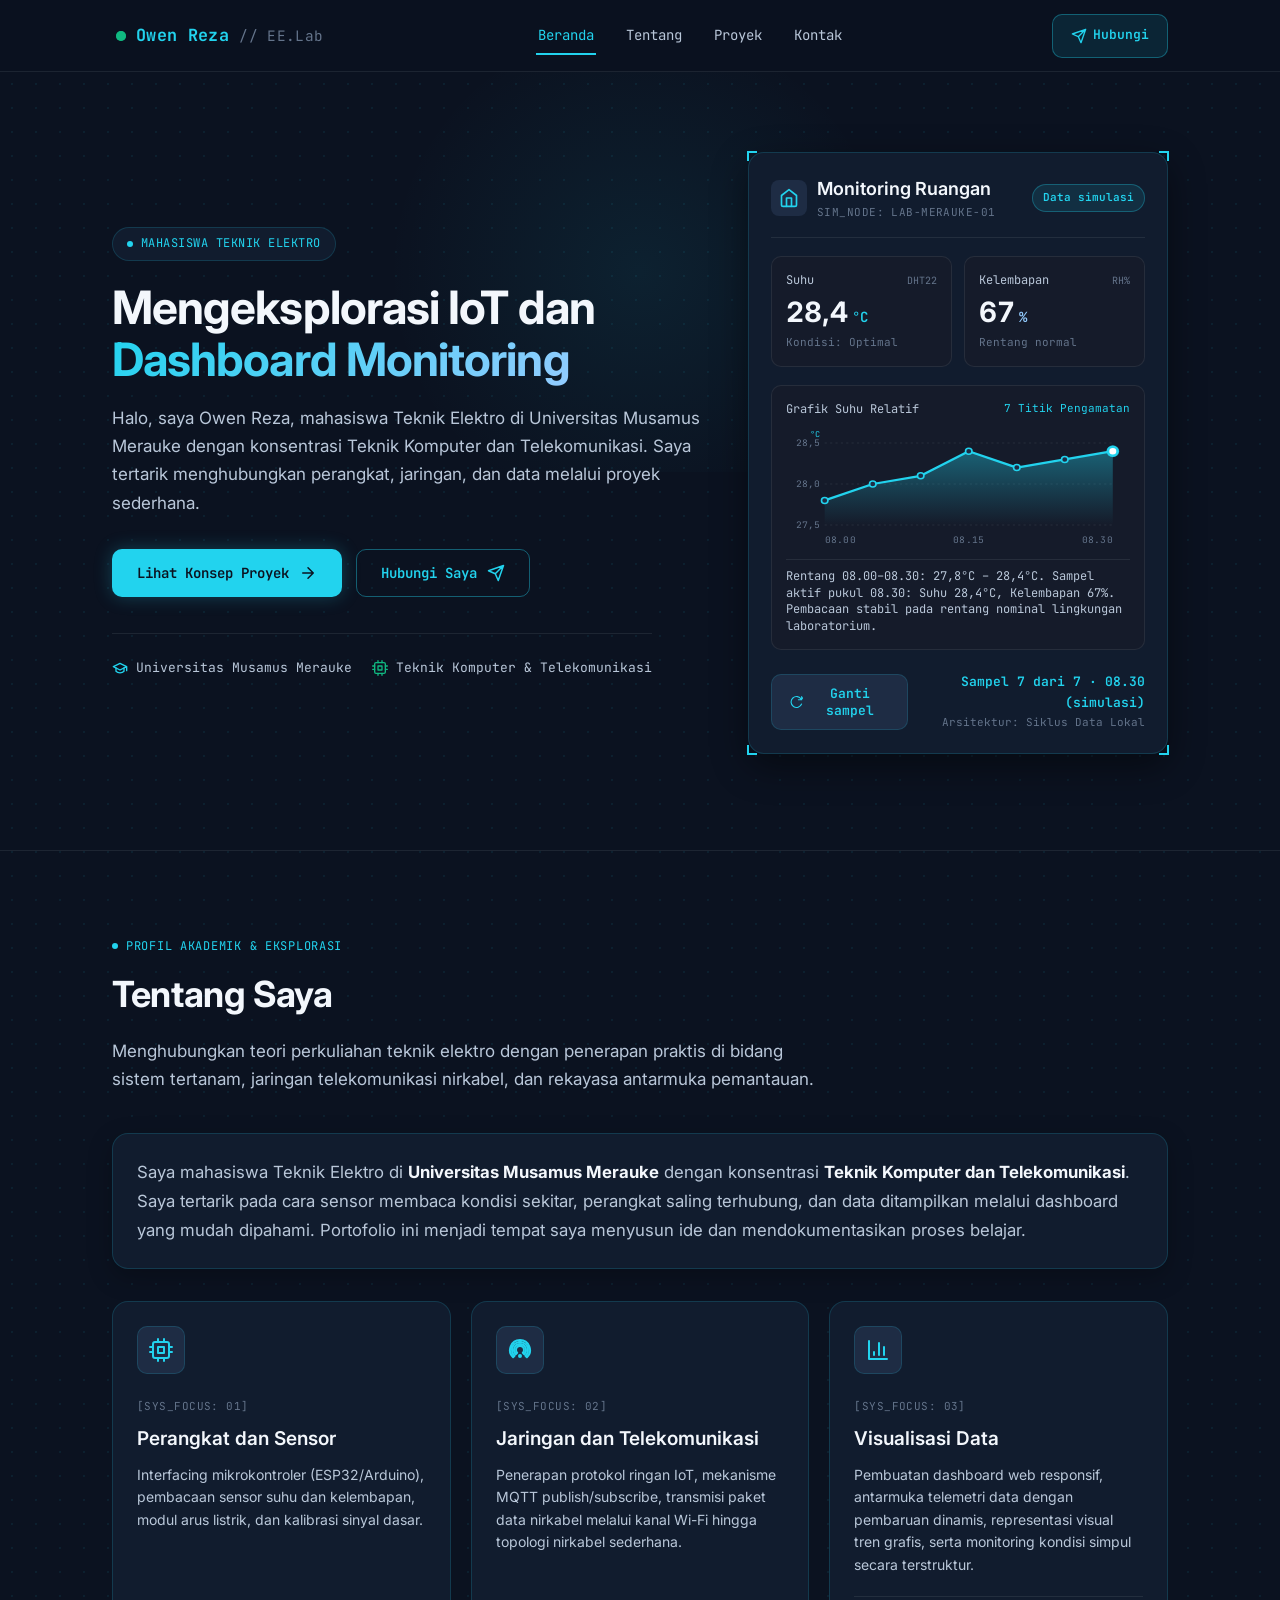
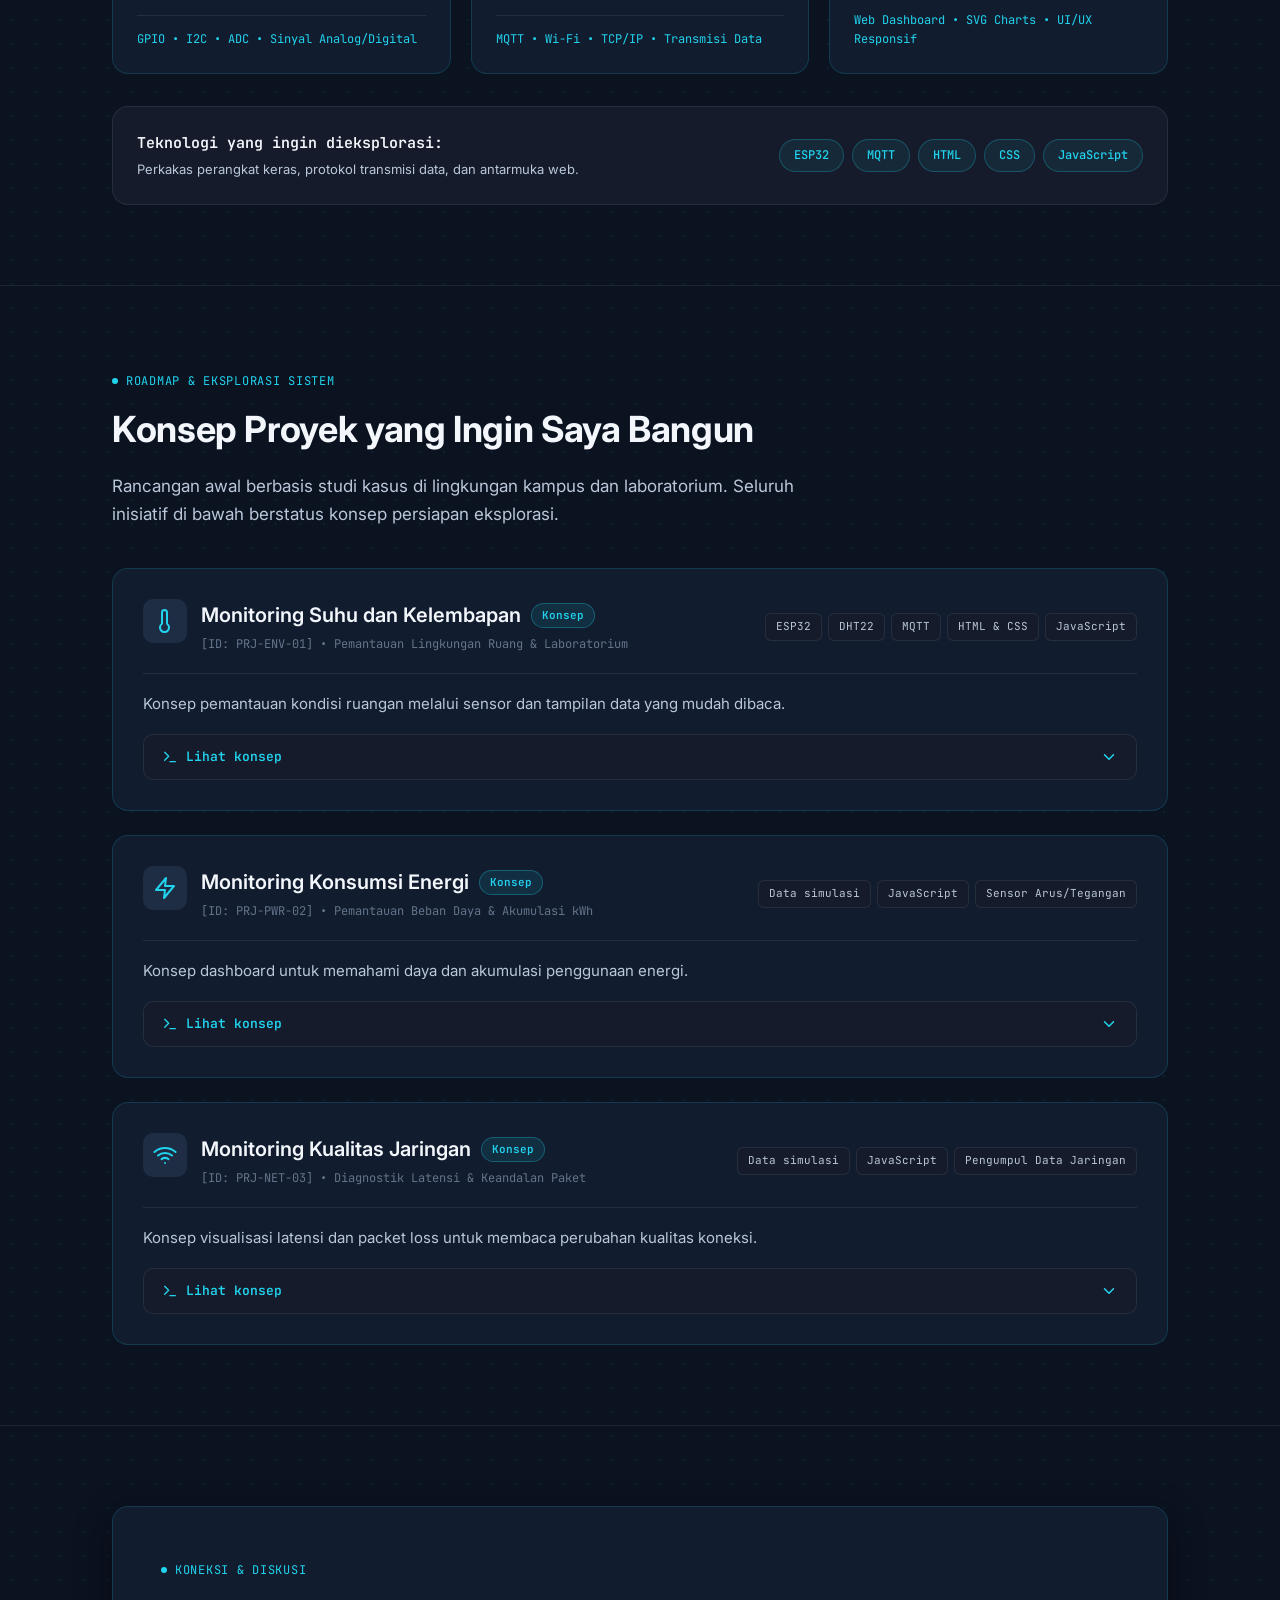
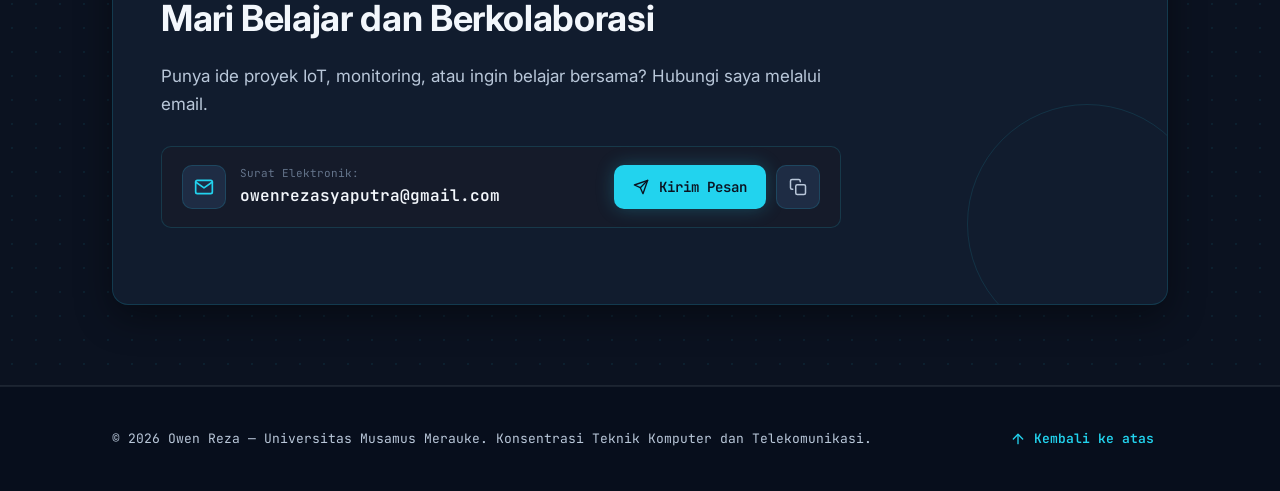
<file: index.html>
<!DOCTYPE html>
<html lang="id">

<head>
  <meta charset="UTF-8">
  <meta name="viewport" content="width=device-width, initial-scale=1.0">
  <title>Owen Reza | Portofolio IoT dan Monitoring</title>
  <meta name="description"
    content="Portofolio Owen Reza, mahasiswa Teknik Elektro Universitas Musamus Merauke dengan konsentrasi Teknik Komputer dan Telekomunikasi. Fokus eksplorasi IoT dan dashboard monitoring.">
  <meta name="theme-color" content="#0B1220">

  <!-- Favicon -->
  <link rel="icon" type="image/svg+xml" href="assets/favicon.svg">

  <!-- Google Fonts: Inter & JetBrains Mono -->
  <link rel="preconnect" href="https://fonts.googleapis.com">
  <link rel="preconnect" href="https://fonts.gstatic.com" crossorigin>
  <link
    href="https://fonts.googleapis.com/css2?family=Inter:wght@400;500;600;700&family=JetBrains+Mono:wght@400;500;600;700&display=swap"
    rel="stylesheet">

  <!-- Core Stylesheet -->
  <link rel="stylesheet" href="styles.css">
</head>

<body>
  <!-- Aksesibilitas: Lewati ke Konten Utama -->
  <a href="#konten-utama" class="skip-link">Lewati ke konten utama</a>

  <!-- ================= HEADER & NAVIGASI ================= -->
  <header class="site-header">
    <div class="container navbar">
      <!-- Identitas Brand -->
      <a href="#beranda" class="brand-link" aria-label="Owen Reza Beranda">
        <span class="brand-ping-container" aria-hidden="true">
          <span class="brand-ping"></span>
          <span class="brand-dot"></span>
        </span>
        <span class="brand-name">Owen Reza <span class="brand-sub">// EE.Lab</span></span>
      </a>

      <!-- Menu Navigasi Desktop -->
      <nav class="desktop-nav" aria-label="Navigasi Utama">
        <a href="#beranda" class="nav-link active">Beranda</a>
        <a href="#tentang" class="nav-link">Tentang</a>
        <a href="#proyek" class="nav-link">Proyek</a>
        <a href="#kontak" class="nav-link">Kontak</a>
      </nav>

      <!-- Navigasi CTA Desktop -->
      <a href="#kontak" class="nav-cta">
        <svg width="16" height="16" viewBox="0 0 24 24" fill="none" stroke="currentColor" stroke-width="2"
          stroke-linecap="round" stroke-linejoin="round" aria-hidden="true">
          <path d="M22 2L11 13M22 2l-7 20-4-9-9-4 20-7z" />
        </svg>
        <span>Hubungi</span>
      </a>

      <!-- Tombol Hamburger Mobile -->
      <button type="button" class="mobile-menu-btn" id="mobile-menu-btn" aria-expanded="false"
        aria-controls="mobile-nav-panel" aria-label="Buka Menu Navigasi">
        <svg id="mobile-menu-icon" width="20" height="20" viewBox="0 0 24 24" fill="none" stroke="currentColor"
          stroke-width="2" stroke-linecap="round" stroke-linejoin="round" aria-hidden="true">
          <path d="M4 6h16M4 12h16M4 18h16" />
        </svg>
        <span>Menu</span>
      </button>
    </div>

    <!-- Dropdown Menu Mobile -->
    <nav id="mobile-nav-panel" class="mobile-nav-panel" aria-label="Navigasi Mobile">
      <ul class="mobile-nav-list">
        <li><a href="#beranda" class="mobile-nav-link">Beranda</a></li>
        <li><a href="#tentang" class="mobile-nav-link">Tentang</a></li>
        <li><a href="#proyek" class="mobile-nav-link">Konsep Proyek</a></li>
        <li><a href="#kontak" class="mobile-nav-link">Kontak</a></li>
      </ul>
    </nav>
  </header>

  <!-- ================= KONTEN UTAMA ================= -->
  <main id="konten-utama">
    <!-- ================= 1. HERO SECTION ================= -->
    <section id="beranda" class="hero-section">
      <div class="hero-glow-orb" aria-hidden="true"></div>
      <div class="container hero-grid">
        <!-- Kolom Teks Hero (Muncul sebelum dashboard di mobile) -->
        <div class="hero-content">
          <div class="badge-label">
            <span class="badge-indicator" aria-hidden="true"></span>
            <span>Mahasiswa Teknik Elektro</span>
          </div>

          <!-- Single H1 per halaman -->
          <h1 class="hero-title">
            Mengeksplorasi IoT dan <span class="hero-title-highlight">Dashboard Monitoring</span>
          </h1>

          <p class="hero-desc">
            Halo, saya Owen Reza, mahasiswa Teknik Elektro di Universitas Musamus Merauke dengan konsentrasi Teknik
            Komputer dan Telekomunikasi. Saya tertarik menghubungkan perangkat, jaringan, dan data melalui proyek
            sederhana.
          </p>

          <div class="hero-ctas">
            <a href="#proyek" class="btn btn-primary">
              <span>Lihat Konsep Proyek</span>
              <svg width="18" height="18" viewBox="0 0 24 24" fill="none" stroke="currentColor" stroke-width="2"
                stroke-linecap="round" stroke-linejoin="round" aria-hidden="true">
                <path d="M5 12h14M12 5l7 7-7 7" />
              </svg>
            </a>
            <a href="#kontak" class="btn btn-outline">
              <span>Hubungi Saya</span>
              <svg width="18" height="18" viewBox="0 0 24 24" fill="none" stroke="currentColor" stroke-width="2"
                stroke-linecap="round" stroke-linejoin="round" aria-hidden="true">
                <path d="M22 2L11 13M22 2l-7 20-4-9-9-4 20-7z" />
              </svg>
            </a>
          </div>

          <div class="hero-meta-tags">
            <div class="meta-item">
              <svg width="16" height="16" viewBox="0 0 24 24" fill="none" stroke="var(--color-primary)" stroke-width="2"
                stroke-linecap="round" stroke-linejoin="round" aria-hidden="true">
                <path d="M22 10v6M2 10l10-5 10 5-10 5z" />
                <path d="M6 12v5c3 3 9 3 12 0v-5" />
              </svg>
              <span>Universitas Musamus Merauke</span>
            </div>
            <div class="meta-item">
              <svg width="16" height="16" viewBox="0 0 24 24" fill="none" stroke="var(--color-tertiary)"
                stroke-width="2" stroke-linecap="round" stroke-linejoin="round" aria-hidden="true">
                <rect x="4" y="4" width="16" height="16" rx="2" />
                <rect x="9" y="9" width="6" height="6" />
                <path d="M9 1v3M15 1v3M9 20v3M15 20v3M20 9h3M20 14h3M1 9h3M1 14h3" />
              </svg>
              <span>Teknik Komputer &amp; Telekomunikasi</span>
            </div>
          </div>
        </div>

        <!-- Kolom Mini Dashboard "Monitoring Ruangan" -->
        <div class="dashboard-wrap" id="telemetri">
          <div class="dashboard-card">
            <!-- Corner circuit traces -->
            <div class="circuit-corner circuit-corner-tl" aria-hidden="true"></div>
            <div class="circuit-corner circuit-corner-tr" aria-hidden="true"></div>
            <div class="circuit-corner circuit-corner-bl" aria-hidden="true"></div>
            <div class="circuit-corner circuit-corner-br" aria-hidden="true"></div>

            <!-- Header Dashboard -->
            <div class="dashboard-header">
              <div class="dashboard-heading-group">
                <div class="dashboard-icon" aria-hidden="true">
                  <svg width="20" height="20" viewBox="0 0 24 24" fill="none" stroke="currentColor" stroke-width="2"
                    stroke-linecap="round" stroke-linejoin="round">
                    <path d="M3 9l9-7 9 7v11a2 2 0 0 1-2 2H5a2 2 0 0 1-2-2z" />
                    <polyline points="9 22 9 12 15 12 15 22" />
                  </svg>
                </div>
                <div>
                  <h2 class="dashboard-title">Monitoring Ruangan</h2>
                  <p class="dashboard-node-id">SIM_NODE: LAB-MERAUKE-01</p>
                </div>
              </div>
              <!-- Badge Permanen Data simulasi -->
              <span class="sim-badge">Data simulasi</span>
            </div>

            <!-- Metrik Suhu dan Kelembapan -->
            <div class="metrics-grid">
              <!-- Tile Suhu -->
              <div class="metric-tile">
                <div class="metric-label-row">
                  <span>Suhu</span>
                  <span class="metric-sensor-chip">DHT22</span>
                </div>
                <div class="metric-value-row">
                  <!-- Default awal Sampel 7: 28,4 °C -->
                  <span class="metric-val" id="metric-temp-val">28,4</span>
                  <span class="metric-unit unit-temp">°C</span>
                </div>
                <div class="metric-status-sub">Kondisi: Optimal</div>
              </div>

              <!-- Tile Kelembapan -->
              <div class="metric-tile">
                <div class="metric-label-row">
                  <span>Kelembapan</span>
                  <span class="metric-sensor-chip">RH%</span>
                </div>
                <div class="metric-value-row">
                  <!-- Default awal Sampel 7: 67 % -->
                  <span class="metric-val" id="metric-hum-val">67</span>
                  <span class="metric-unit unit-hum">%</span>
                </div>
                <div class="metric-status-sub">Rentang normal</div>
              </div>
            </div>

            <!-- Grafik Suhu Relatif (SVG Ringan dengan 7 Titik dan Sumbu) -->
            <div class="chart-container">
              <div class="chart-header-row">
                <span>Grafik Suhu Relatif</span>
                <span style="color: var(--color-primary); font-size: 0.6875rem;">7 Titik Pengamatan</span>
              </div>

              <div class="chart-svg-wrap">
                <!-- Sumbu Y: 27,5°C - 28,5°C; Sumbu X: 08.00 - 08.30 -->
                <svg class="chart-svg" viewBox="0 0 320 120" preserveAspectRatio="none" role="img"
                  aria-label="Grafik garis suhu relatif dari pukul 08.00 hingga 08.30">
                  <defs>
                    <linearGradient id="temp-gradient" x1="0%" y1="0%" x2="0%" y2="100%">
                      <stop offset="0%" stop-color="#22D3EE" stop-opacity="0.38" />
                      <stop offset="100%" stop-color="#22D3EE" stop-opacity="0.0" />
                    </linearGradient>
                  </defs>

                  <!-- Garis Kisi Horizontal Sumbu Suhu -->
                  <line x1="36" y1="14" x2="304" y2="14" class="chart-grid-line" />
                  <line x1="36" y1="55" x2="304" y2="55" class="chart-grid-line" />
                  <line x1="36" y1="96" x2="304" y2="96" class="chart-grid-line" />

                  <!-- Label Sumbu Y (°C) -->
                  <text x="32" y="17" text-anchor="end" class="chart-axis-text">28,5</text>
                  <text x="32" y="58" text-anchor="end" class="chart-axis-text">28,0</text>
                  <text x="32" y="99" text-anchor="end" class="chart-axis-text">27,5</text>
                  <text x="32" y="8" text-anchor="end" class="chart-axis-unit">°C</text>

                  <!-- Label Sumbu X (Waktu) -->
                  <text x="36" y="114" text-anchor="start" class="chart-axis-text">08.00</text>
                  <text x="170" y="114" text-anchor="middle" class="chart-axis-text">08.15</text>
                  <text x="304" y="114" text-anchor="end" class="chart-axis-text">08.30</text>

                  <!-- Area Fill di bawah garis (7 Titik) -->
                  <polygon class="chart-area"
                    points="36,71.4 80.7,55 125.3,46.8 170,22.2 214.7,38.6 259.3,30.4 304,22.2 304,96 36,96" />

                  <!-- Polyline Garis Suhu Melintasi Seluruh 7 Sampel -->
                  <polyline class="chart-line"
                    points="36,71.4 80.7,55 125.3,46.8 170,22.2 214.7,38.6 259.3,30.4 304,22.2" />

                  <!-- 7 Titik Tetap Pada Grafik -->
                  <circle cx="36.0" cy="71.4" r="3" class="chart-static-point" />
                  <circle cx="80.7" cy="55.0" r="3" class="chart-static-point" />
                  <circle cx="125.3" cy="46.8" r="3" class="chart-static-point" />
                  <circle cx="170.0" cy="22.2" r="3" class="chart-static-point" />
                  <circle cx="214.7" cy="38.6" r="3" class="chart-static-point" />
                  <circle cx="259.3" cy="30.4" r="3" class="chart-static-point" />
                  <circle cx="304.0" cy="22.2" r="3" class="chart-static-point" />

                  <!-- Penanda Titik Aktif (Awal: Sampel 7 pada cx=304, cy=22.2) -->
                  <circle id="chart-active-glow" cx="304.0" cy="22.2" r="6" class="chart-active-glow" />
                  <circle id="chart-active-tip" cx="304.0" cy="22.2" r="4.5" class="chart-active-tip" />
                </svg>
              </div>

              <!-- Ringkasan Tekstual Grafik -->
              <p class="chart-textual-summary" id="chart-textual-summary">
                Rentang 08.00–08.30: 27,8°C – 28,4°C. Sampel aktif pukul 08.30: Suhu 28,4°C, Kelembapan 67%. Pembacaan
                stabil pada rentang nominal lingkungan laboratorium.
              </p>

              <!-- Live Region untuk Pengumuman Screen Reader -->
              <div id="sim-live-region" class="sr-only" aria-live="polite">
                Data simulasi pukul 08.30. Suhu 28,4 derajat Celsius dan kelembapan 67 persen.
              </div>
            </div>

            <!-- Kontrol Interaktif: Ganti Sampel -->
            <div class="sim-controls-bar">
              <button type="button" class="btn-cycle" id="btn-cycle-sample">
                <svg width="16" height="16" viewBox="0 0 24 24" fill="none" stroke="currentColor" stroke-width="2"
                  stroke-linecap="round" stroke-linejoin="round" aria-hidden="true">
                  <path d="M21.5 2v6h-6M21.34 15.57a10 10 0 1 1-.57-8.38l5.67-5.67" />
                </svg>
                <span>Ganti sampel</span>
              </button>

              <div class="sample-meta-info">
                <!-- Label Awal Sampel 7 -->
                <span class="sample-active-label" id="sample-active-label">Sampel 7 dari 7 · 08.30 (simulasi)</span>
                <span class="sample-protocol-tag">Arsitektur: Siklus Data Lokal</span>
              </div>
            </div>

            <!-- Fallback Jika JavaScript Tidak Aktif -->
            <noscript>
              <div class="noscript-banner">
                Interaksi simulasi memerlukan JavaScript aktif. Panel di atas menyajikan sampel acuan awal (Sampel 7).
              </div>
            </noscript>
          </div>
        </div>
      </div>
    </section>

    <!-- ================= 2. TENTANG SAYA SECTION ================= -->
    <section id="tentang" class="page-section">
      <div class="container">
        <div class="section-header">
          <div class="section-label">
            <span class="section-label-dot" aria-hidden="true"></span>
            <span>Profil Akademik &amp; Eksplorasi</span>
          </div>
          <h2 class="section-title">Tentang Saya</h2>
          <p class="section-desc">
            Menghubungkan teori perkuliahan teknik elektro dengan penerapan praktis di bidang sistem tertanam, jaringan
            telekomunikasi nirkabel, dan rekayasa antarmuka pemantauan.
          </p>
        </div>

        <!-- Profil Singkat Sesuai Identitas Asli -->
        <div class="about-bio-box">
          <p class="about-bio-text">
            Saya mahasiswa Teknik Elektro di <strong>Universitas Musamus Merauke</strong> dengan konsentrasi
            <strong>Teknik Komputer dan Telekomunikasi</strong>. Saya tertarik pada cara sensor membaca kondisi sekitar,
            perangkat saling terhubung, dan data ditampilkan melalui dashboard yang mudah dipahami. Portofolio ini
            menjadi tempat saya menyusun ide dan mendokumentasikan proses belajar.
          </p>
        </div>

        <!-- Tiga Fokus Eksplorasi -->
        <div class="focus-grid">
          <!-- Fokus 1: Perangkat dan Sensor -->
          <div class="focus-card">
            <div>
              <div class="focus-icon-wrap" aria-hidden="true">
                <svg width="24" height="24" viewBox="0 0 24 24" fill="none" stroke="currentColor" stroke-width="2"
                  stroke-linecap="round" stroke-linejoin="round">
                  <rect x="4" y="4" width="16" height="16" rx="2" />
                  <rect x="9" y="9" width="6" height="6" />
                  <path d="M9 1v3M15 1v3M9 20v3M15 20v3M20 9h3M20 14h3M1 9h3M1 14h3" />
                </svg>
              </div>
              <span class="focus-code-label">[SYS_FOCUS: 01]</span>
              <h3 class="focus-title">Perangkat dan Sensor</h3>
              <p class="focus-desc">
                Interfacing mikrokontroler (ESP32/Arduino), pembacaan sensor suhu dan kelembapan, modul arus listrik,
                dan kalibrasi sinyal dasar.
              </p>
            </div>
            <div class="focus-footer">
              <span>GPIO • I2C • ADC • Sinyal Analog/Digital</span>
            </div>
          </div>

          <!-- Fokus 2: Jaringan dan Telekomunikasi -->
          <div class="focus-card">
            <div>
              <div class="focus-icon-wrap" aria-hidden="true">
                <svg width="24" height="24" viewBox="0 0 24 24" fill="none" stroke="currentColor" stroke-width="2"
                  stroke-linecap="round" stroke-linejoin="round">
                  <path d="M12 2a10 10 0 0 0-6.88 17.23l1.45-1.45a8 8 0 1 1 10.86 0l1.45 1.45A10 10 0 0 0 12 2z" />
                  <path d="M12 6a6 6 0 0 0-4.24 10.24l1.45-1.45a4 4 0 1 1 5.58 0l1.45 1.45A6 6 0 0 0 12 6z" />
                  <circle cx="12" cy="18" r="1" />
                </svg>
              </div>
              <span class="focus-code-label">[SYS_FOCUS: 02]</span>
              <h3 class="focus-title">Jaringan dan Telekomunikasi</h3>
              <p class="focus-desc">
                Penerapan protokol ringan IoT, mekanisme MQTT publish/subscribe, transmisi paket data nirkabel melalui
                kanal Wi-Fi hingga topologi nirkabel sederhana.
              </p>
            </div>
            <div class="focus-footer">
              <span>MQTT • Wi-Fi • TCP/IP • Transmisi Data</span>
            </div>
          </div>

          <!-- Fokus 3: Visualisasi Data -->
          <div class="focus-card">
            <div>
              <div class="focus-icon-wrap" aria-hidden="true">
                <svg width="24" height="24" viewBox="0 0 24 24" fill="none" stroke="currentColor" stroke-width="2"
                  stroke-linecap="round" stroke-linejoin="round">
                  <path d="M3 3v18h18" />
                  <path d="M18 17V9" />
                  <path d="M13 17V5" />
                  <path d="M8 17v-3" />
                </svg>
              </div>
              <span class="focus-code-label">[SYS_FOCUS: 03]</span>
              <h3 class="focus-title">Visualisasi Data</h3>
              <p class="focus-desc">
                Pembuatan dashboard web responsif, antarmuka telemetri data dengan pembaruan dinamis, representasi
                visual tren grafis, serta monitoring kondisi simpul secara terstruktur.
              </p>
            </div>
            <div class="focus-footer">
              <span>Web Dashboard • SVG Charts • UI/UX Responsif</span>
            </div>
          </div>
        </div>

        <!-- Teknologi yang Ingin Dieksplorasi -->
        <div class="tech-explore-box">
          <div>
            <h4 class="tech-heading">Teknologi yang ingin dieksplorasi:</h4>
            <p class="tech-sub">Perkakas perangkat keras, protokol transmisi data, dan antarmuka web.</p>
          </div>
          <div class="tech-pills-list">
            <span class="tech-pill">ESP32</span>
            <span class="tech-pill">MQTT</span>
            <span class="tech-pill">HTML</span>
            <span class="tech-pill">CSS</span>
            <span class="tech-pill">JavaScript</span>
          </div>
        </div>
      </div>
    </section>

    <!-- ================= 3. KONSEP PROYEK SECTION ================= -->
    <section id="proyek" class="page-section">
      <div class="container">
        <div class="section-header">
          <div class="section-label">
            <span class="section-label-dot" aria-hidden="true"></span>
            <span>Roadmap &amp; Eksplorasi Sistem</span>
          </div>
          <h2 class="section-title">Konsep Proyek yang Ingin Saya Bangun</h2>
          <p class="section-desc">
            Rancangan awal berbasis studi kasus di lingkungan kampus dan laboratorium. Seluruh inisiatif di bawah
            berstatus konsep persiapan eksplorasi.
          </p>
        </div>

        <!-- 3 Kartu Konsep Proyek -->
        <div class="projects-container">
          <!-- Kartu 1: Monitoring Suhu dan Kelembapan -->
          <article class="project-card">
            <div class="project-card-header">
              <div class="project-title-group">
                <div class="project-icon" aria-hidden="true">
                  <svg width="24" height="24" viewBox="0 0 24 24" fill="none" stroke="currentColor" stroke-width="2"
                    stroke-linecap="round" stroke-linejoin="round">
                    <path d="M14 14.76V3.5a2.5 2.5 0 0 0-5 0v11.26a4.5 4.5 0 1 0 5 0z" />
                  </svg>
                </div>
                <div class="project-title-wrap">
                  <div class="project-title-row">
                    <h3 class="project-card-title">Monitoring Suhu dan Kelembapan</h3>
                    <span class="concept-badge">Konsep</span>
                  </div>
                  <span class="project-meta-code">[ID: PRJ-ENV-01] • Pemantauan Lingkungan Ruang &amp;
                    Laboratorium</span>
                </div>
              </div>
              <div class="project-tech-tags">
                <span class="project-tech-tag">ESP32</span>
                <span class="project-tech-tag">DHT22</span>
                <span class="project-tech-tag">MQTT</span>
                <span class="project-tech-tag">HTML &amp; CSS</span>
                <span class="project-tech-tag">JavaScript</span>
              </div>
            </div>

            <p class="project-summary-text">
              Konsep pemantauan kondisi ruangan melalui sensor dan tampilan data yang mudah dibaca.
            </p>

            <!-- In-Card Accessible Disclosure (Details / Summary) -->
            <details class="project-disclosure">
              <summary class="disclosure-summary">
                <span class="summary-label">
                  <svg width="16" height="16" viewBox="0 0 24 24" fill="none" stroke="currentColor" stroke-width="2"
                    stroke-linecap="round" stroke-linejoin="round" aria-hidden="true">
                    <polyline points="4 17 10 11 4 5" />
                    <line x1="12" y1="19" x2="20" y2="19" />
                  </svg>
                  <span>Lihat konsep</span>
                </span>
                <svg class="summary-chevron" viewBox="0 0 24 24" fill="none" stroke="currentColor" stroke-width="2"
                  stroke-linecap="round" stroke-linejoin="round" aria-hidden="true">
                  <polyline points="6 9 12 15 18 9" />
                </svg>
              </summary>
              <div class="disclosure-content">
                <div class="disclosure-item">
                  <span class="disclosure-key">&gt; Masalah:</span>
                  <span>Perubahan kondisi ruangan sulit diketahui tanpa pencatatan berkala dan riwayat data.</span>
                </div>
                <div class="disclosure-item">
                  <span class="disclosure-key">&gt; Rencana Solusi:</span>
                  <span>Membaca suhu dan kelembapan lalu menyajikan nilai terkini beserta riwayat pada dashboard web
                    yang intuitif.</span>
                </div>
                <div class="disclosure-item">
                  <span class="disclosure-key">&gt; Langkah Awal:</span>
                  <span>Membuat simulasi antarmuka peramban, lalu mencoba pembacaan sensor jika mikrokontroler dan modul
                    sensor sudah siap.</span>
                </div>
              </div>
            </details>
          </article>

          <!-- Kartu 2: Monitoring Konsumsi Energi -->
          <article class="project-card">
            <div class="project-card-header">
              <div class="project-title-group">
                <div class="project-icon" aria-hidden="true">
                  <svg width="24" height="24" viewBox="0 0 24 24" fill="none" stroke="currentColor" stroke-width="2"
                    stroke-linecap="round" stroke-linejoin="round">
                    <polygon points="13 2 3 14 12 14 11 22 21 10 12 10 13 2" />
                  </svg>
                </div>
                <div class="project-title-wrap">
                  <div class="project-title-row">
                    <h3 class="project-card-title">Monitoring Konsumsi Energi</h3>
                    <span class="concept-badge">Konsep</span>
                  </div>
                  <span class="project-meta-code">[ID: PRJ-PWR-02] • Pemantauan Beban Daya &amp; Akumulasi kWh</span>
                </div>
              </div>
              <div class="project-tech-tags">
                <span class="project-tech-tag">Data simulasi</span>
                <span class="project-tech-tag">JavaScript</span>
                <span class="project-tech-tag">Sensor Arus/Tegangan</span>
              </div>
            </div>

            <p class="project-summary-text">
              Konsep dashboard untuk memahami daya dan akumulasi penggunaan energi.
            </p>

            <!-- In-Card Accessible Disclosure (Details / Summary) -->
            <details class="project-disclosure">
              <summary class="disclosure-summary">
                <span class="summary-label">
                  <svg width="16" height="16" viewBox="0 0 24 24" fill="none" stroke="currentColor" stroke-width="2"
                    stroke-linecap="round" stroke-linejoin="round" aria-hidden="true">
                    <polyline points="4 17 10 11 4 5" />
                    <line x1="12" y1="19" x2="20" y2="19" />
                  </svg>
                  <span>Lihat konsep</span>
                </span>
                <svg class="summary-chevron" viewBox="0 0 24 24" fill="none" stroke="currentColor" stroke-width="2"
                  stroke-linecap="round" stroke-linejoin="round" aria-hidden="true">
                  <polyline points="6 9 12 15 18 9" />
                </svg>
              </summary>
              <div class="disclosure-content">
                <div class="disclosure-item">
                  <span class="disclosure-key">&gt; Masalah:</span>
                  <span>Pola konsumsi energi sulit dipahami jika hanya melihat angka tagihan atau angka terpisah tanpa
                    visualisasi tren.</span>
                </div>
                <div class="disclosure-item">
                  <span class="disclosure-key">&gt; Rencana Solusi:</span>
                  <span>Menampilkan daya aktif dalam watt dan akumulasi energi dalam kWh secara terstruktur pada layar
                    pemantauan.</span>
                </div>
                <div class="disclosure-item">
                  <span class="disclosure-key">&gt; Langkah Awal:</span>
                  <span>Menyiapkan dataset simulasi dan merancang visualisasi antarmuka sebelum menentukan perangkat
                    pengukuran fisik.</span>
                </div>
              </div>
            </details>
          </article>

          <!-- Kartu 3: Monitoring Kualitas Jaringan -->
          <article class="project-card">
            <div class="project-card-header">
              <div class="project-title-group">
                <div class="project-icon" aria-hidden="true">
                  <svg width="24" height="24" viewBox="0 0 24 24" fill="none" stroke="currentColor" stroke-width="2"
                    stroke-linecap="round" stroke-linejoin="round">
                    <path d="M5 12.55a11 11 0 0 1 14.08 0" />
                    <path d="M1.42 9a16 16 0 0 1 21.16 0" />
                    <path d="M8.53 16.11a6 6 0 0 1 6.95 0" />
                    <line x1="12" y1="20" x2="12.01" y2="20" />
                  </svg>
                </div>
                <div class="project-title-wrap">
                  <div class="project-title-row">
                    <h3 class="project-card-title">Monitoring Kualitas Jaringan</h3>
                    <span class="concept-badge">Konsep</span>
                  </div>
                  <span class="project-meta-code">[ID: PRJ-NET-03] • Diagnostik Latensi &amp; Keandalan Paket</span>
                </div>
              </div>
              <div class="project-tech-tags">
                <span class="project-tech-tag">Data simulasi</span>
                <span class="project-tech-tag">JavaScript</span>
                <span class="project-tech-tag">Pengumpul Data Jaringan</span>
              </div>
            </div>

            <p class="project-summary-text">
              Konsep visualisasi latensi dan packet loss untuk membaca perubahan kualitas koneksi.
            </p>

            <!-- In-Card Accessible Disclosure (Details / Summary) -->
            <details class="project-disclosure">
              <summary class="disclosure-summary">
                <span class="summary-label">
                  <svg width="16" height="16" viewBox="0 0 24 24" fill="none" stroke="currentColor" stroke-width="2"
                    stroke-linecap="round" stroke-linejoin="round" aria-hidden="true">
                    <polyline points="4 17 10 11 4 5" />
                    <line x1="12" y1="19" x2="20" y2="19" />
                  </svg>
                  <span>Lihat konsep</span>
                </span>
                <svg class="summary-chevron" viewBox="0 0 24 24" fill="none" stroke="currentColor" stroke-width="2"
                  stroke-linecap="round" stroke-linejoin="round" aria-hidden="true">
                  <polyline points="6 9 12 15 18 9" />
                </svg>
              </summary>
              <div class="disclosure-content">
                <div class="disclosure-item">
                  <span class="disclosure-key">&gt; Masalah:</span>
                  <span>Perubahan kualitas jaringan sulit diikuti tanpa adanya pencatatan riwayat diagnostik secara
                    berkala.</span>
                </div>
                <div class="disclosure-item">
                  <span class="disclosure-key">&gt; Rencana Solusi:</span>
                  <span>Menampilkan latensi dalam ms dan packet loss dalam % pada antarmuka grafik yang mudah
                    dianalisis.</span>
                </div>
                <div class="disclosure-item">
                  <span class="disclosure-key">&gt; Langkah Awal:</span>
                  <span>Membuat data simulasi dan merancang grafik yang mudah dibaca sebelum menyusun modul pengumpul
                    data.</span>
                </div>
              </div>
            </details>
          </article>
        </div>
      </div>
    </section>

    <!-- ================= 4. KONTAK SECTION ================= -->
    <section id="kontak" class="page-section">
      <div class="container">
        <div class="contact-banner">
          <div class="contact-circuit-bg" aria-hidden="true"></div>
          <div class="contact-content">
            <div class="section-label">
              <span class="section-label-dot" aria-hidden="true"></span>
              <span>Koneksi &amp; Diskusi</span>
            </div>
            <h2 class="section-title">Mari Belajar dan Berkolaborasi</h2>
            <p class="section-desc">
              Punya ide proyek IoT, monitoring, atau ingin belajar bersama? Hubungi saya melalui email.
            </p>

            <!-- Kotak Email Langsung -->
            <div class="contact-email-box">
              <div class="contact-email-info">
                <div class="email-icon-box" aria-hidden="true">
                  <svg width="20" height="20" viewBox="0 0 24 24" fill="none" stroke="currentColor" stroke-width="2"
                    stroke-linecap="round" stroke-linejoin="round">
                    <path d="M4 4h16c1.1 0 2 .9 2 2v12c0 1.1-.9 2-2 2H4c-1.1 0-2-.9-2-2V6c0-1.1.9-2 2-2z" />
                    <polyline points="22,6 12,13 2,6" />
                  </svg>
                </div>
                <div>
                  <span class="email-caption">Surat Elektronik:</span>
                  <a href="mailto:owenrezasyaputra@gmail.com" class="email-link">owenrezasyaputra@gmail.com</a>
                </div>
              </div>

              <div class="contact-actions">
                <a href="mailto:owenrezasyaputra@gmail.com" class="btn btn-primary"
                  style="min-height: 44px; padding: 10px 18px;">
                  <svg width="16" height="16" viewBox="0 0 24 24" fill="none" stroke="currentColor" stroke-width="2"
                    stroke-linecap="round" stroke-linejoin="round" aria-hidden="true">
                    <line x1="22" y1="2" x2="11" y2="13" />
                    <polygon points="22 2 15 22 11 13 2 9 22 2" />
                  </svg>
                  <span>Kirim Pesan</span>
                </a>
                <button type="button" class="btn-copy" id="btn-copy-email" title="Salin alamat email"
                  aria-label="Salin alamat email owenrezasyaputra@gmail.com">
                  <svg width="18" height="18" viewBox="0 0 24 24" fill="none" stroke="currentColor" stroke-width="2"
                    stroke-linecap="round" stroke-linejoin="round" aria-hidden="true">
                    <rect x="9" y="9" width="13" height="13" rx="2" ry="2" />
                    <path d="M5 15H4a2 2 0 0 1-2-2V4a2 2 0 0 1 2-2h9a2 2 0 0 1 2 2v1" />
                  </svg>
                </button>
              </div>
            </div>
          </div>
        </div>
      </div>
    </section>
  </main>

  <!-- ================= FOOTER ================= -->
  <footer class="site-footer">
    <div class="container footer-content">
      <div class="footer-copy">
        © <span id="current-year">2026</span> Owen Reza — Universitas Musamus Merauke. Konsentrasi Teknik Komputer dan
        Telekomunikasi.
      </div>
      <a href="#beranda" class="footer-back-to-top">
        <svg width="16" height="16" viewBox="0 0 24 24" fill="none" stroke="currentColor" stroke-width="2"
          stroke-linecap="round" stroke-linejoin="round" aria-hidden="true">
          <line x1="12" y1="19" x2="12" y2="5" />
          <polyline points="5 12 12 5 19 12" />
        </svg>
        <span>Kembali ke atas</span>
      </a>
    </div>
  </footer>

  <!-- Toast Notifikasi Salin Email -->
  <div id="copy-toast" class="copy-toast" role="status" aria-live="polite"></div>

  <!-- JavaScript Logika Interaktif -->
  <script src="script.js"></script>
</body>

</html>
</file>
<file: styles.css>
/* ==========================================================================
   PORTOFOLIO IOT & DASHBOARD MONITORING — OWEN REZA
   Design System: Telemetry Minimalist (Navy & Signal Cyan)
   Refined Vanilla CSS — Zero Dependencies & High Performance
   ========================================================================== */

/* --- 1. Custom Properties (Design Tokens) --- */
:root {
  --color-bg: #0B1220;
  --color-surface: #111C2E;
  --color-surface-low: #151B2A;
  --color-surface-high: #1E2C44;
  --color-surface-border: rgba(34, 211, 238, 0.16);
  --color-surface-border-subtle: rgba(243, 247, 252, 0.08);

  --color-primary: #22D3EE;
  --color-primary-hover: #38BDF8;
  --color-primary-glow: rgba(34, 211, 238, 0.25);
  --color-primary-dark: #0B1220;

  --color-secondary: #93CCFF;
  --color-tertiary: #10B981;
  --color-tertiary-glow: rgba(16, 185, 129, 0.25);

  --color-text-main: #F3F7FC;
  --color-text-muted: #B9C7D9;
  --color-text-dim: #64748B;

  --font-sans: 'Inter', -apple-system, BlinkMacSystemFont, 'Segoe UI', Roboto, Oxygen, Ubuntu, Cantarell, sans-serif;
  --font-mono: 'JetBrains Mono', ui-monospace, SFMono-Regular, Menlo, Monaco, Consolas, monospace;

  --radius-card: 16px;
  --radius-inner: 10px;
  --radius-pill: 9999px;

  --container-max-width: 1120px;
  --nav-height: 72px;
}

/* --- 2. CSS Reset & Global Standards --- */
*, *::before, *::after {
  box-sizing: border-box;
  margin: 0;
  padding: 0;
}

html {
  font-size: 16px;
  scroll-behavior: smooth;
  scroll-padding-top: calc(var(--nav-height) + 16px);
  -webkit-text-size-adjust: 100%;
}

body {
  font-family: var(--font-sans);
  background-color: var(--color-bg);
  color: var(--color-text-main);
  line-height: 1.6;
  min-height: 100vh;
  display: flex;
  flex-direction: column;
  overflow-x: hidden;
  background-image: radial-gradient(rgba(34, 211, 238, 0.07) 1px, transparent 1px);
  background-size: 24px 24px;
}

/* --- 3. Accessibility & Focus State --- */
.skip-link {
  position: absolute;
  top: -100px;
  left: 16px;
  background: var(--color-primary);
  color: var(--color-primary-dark);
  padding: 12px 20px;
  font-family: var(--font-mono);
  font-size: 0.875rem;
  font-weight: 600;
  border-radius: var(--radius-inner);
  z-index: 9999;
  transition: top 0.2s ease;
  text-decoration: none;
}

.skip-link:focus {
  top: 16px;
  outline: 3px solid #FFFFFF;
}

:focus-visible {
  outline: 2px solid var(--color-primary);
  outline-offset: 3px;
}

/* Respect Reduced Motion */
@media (prefers-reduced-motion: reduce) {
  html {
    scroll-behavior: auto;
  }
  *, *::before, *::after {
    animation-duration: 0.001ms !important;
    animation-iteration-count: 1 !important;
    transition-duration: 0.001ms !important;
  }
}

/* Screen reader only utility */
.sr-only {
  position: absolute;
  width: 1px;
  height: 1px;
  padding: 0;
  margin: -1px;
  overflow: hidden;
  clip: rect(0, 0, 0, 0);
  white-space: nowrap;
  border: 0;
}

/* Section scroll-margin to avoid sticky navbar overlapping */
section[id], div[id="beranda"] {
  scroll-margin-top: calc(var(--nav-height) + 20px);
}

/* --- 4. Layout Container --- */
.container {
  width: 100%;
  max-width: var(--container-max-width);
  margin: 0 auto;
  padding: 0 20px;
}

@media (min-width: 768px) {
  .container {
    padding: 0 28px;
  }
}

@media (min-width: 1024px) {
  .container {
    padding: 0 32px;
  }
}

/* --- 5. Navbar Component --- */
.site-header {
  position: sticky;
  top: 0;
  z-index: 100;
  width: 100%;
  height: var(--nav-height);
  background: rgba(11, 18, 32, 0.92);
  backdrop-filter: blur(12px);
  -webkit-backdrop-filter: blur(12px);
  border-bottom: 1px solid var(--color-surface-border-subtle);
}

.navbar {
  display: flex;
  align-items: center;
  justify-content: space-between;
  height: 100%;
}

.brand-link {
  display: inline-flex;
  align-items: center;
  gap: 10px;
  text-decoration: none;
  color: var(--color-text-main);
  padding: 8px 4px;
  border-radius: var(--radius-inner);
}

.brand-ping-container {
  position: relative;
  display: inline-flex;
  width: 10px;
  height: 10px;
}

.brand-ping {
  position: absolute;
  inset: 0;
  border-radius: var(--radius-pill);
  background-color: var(--color-tertiary);
  opacity: 0.75;
  animation: ping 2s cubic-bezier(0, 0, 0.2, 1) infinite;
}

.brand-dot {
  position: relative;
  display: inline-block;
  width: 10px;
  height: 10px;
  border-radius: var(--radius-pill);
  background-color: var(--color-tertiary);
}

@keyframes ping {
  75%, 100% {
    transform: scale(2.2);
    opacity: 0;
  }
}

.brand-name {
  font-family: var(--font-mono);
  font-weight: 700;
  font-size: 1.05rem;
  color: var(--color-primary);
  letter-spacing: 0.02em;
}

.brand-sub {
  color: var(--color-text-dim);
  font-weight: 400;
  font-size: 0.9rem;
}

/* Desktop Navigation */
.desktop-nav {
  display: none;
}

@media (min-width: 768px) {
  .desktop-nav {
    display: flex;
    align-items: center;
    gap: 28px;
  }
}

.nav-link {
  font-family: var(--font-mono);
  font-size: 0.875rem;
  color: var(--color-text-muted);
  text-decoration: none;
  padding: 8px 2px;
  position: relative;
  transition: color 0.15s ease;
}

.nav-link:hover,
.nav-link.active {
  color: var(--color-primary);
}

.nav-link::after {
  content: '';
  position: absolute;
  bottom: 0;
  left: 0;
  width: 0;
  height: 2px;
  background-color: var(--color-primary);
  transition: width 0.2s ease;
}

.nav-link:hover::after,
.nav-link.active::after {
  width: 100%;
}

.nav-cta {
  display: none;
}

@media (min-width: 768px) {
  .nav-cta {
    display: inline-flex;
    align-items: center;
    gap: 6px;
    padding: 8px 18px;
    background: rgba(34, 211, 238, 0.1);
    color: var(--color-primary);
    border: 1px solid rgba(34, 211, 238, 0.35);
    border-radius: var(--radius-inner);
    font-family: var(--font-mono);
    font-size: 0.8125rem;
    font-weight: 600;
    text-decoration: none;
    min-height: 44px;
    transition: all 0.2s ease;
  }

  .nav-cta:hover {
    background: var(--color-primary);
    color: var(--color-primary-dark);
    box-shadow: 0 0 16px var(--color-primary-glow);
  }
}

/* Mobile Menu Toggle Button */
.mobile-menu-btn {
  display: flex;
  align-items: center;
  justify-content: center;
  gap: 8px;
  min-width: 44px;
  min-height: 44px;
  padding: 8px 14px;
  background: var(--color-surface);
  border: 1px solid var(--color-surface-border);
  color: var(--color-primary);
  border-radius: var(--radius-inner);
  cursor: pointer;
  font-family: var(--font-mono);
  font-size: 0.8125rem;
  font-weight: 600;
  transition: background-color 0.15s ease, border-color 0.15s ease;
}

.mobile-menu-btn:hover {
  background: var(--color-surface-high);
  border-color: var(--color-primary);
}

@media (min-width: 768px) {
  .mobile-menu-btn {
    display: none;
  }
}

/* Mobile Dropdown Panel */
.mobile-nav-panel {
  display: none;
  position: absolute;
  top: var(--nav-height);
  left: 0;
  width: 100%;
  background: #0E1726;
  border-bottom: 1px solid var(--color-surface-border);
  box-shadow: 0 16px 32px rgba(0, 0, 0, 0.6);
  padding: 16px 20px 24px;
}

.mobile-nav-panel.is-open {
  display: block;
}

.mobile-nav-list {
  list-style: none;
  display: flex;
  flex-direction: column;
  gap: 8px;
}

.mobile-nav-link {
  display: flex;
  align-items: center;
  gap: 12px;
  min-height: 44px;
  padding: 10px 14px;
  color: var(--color-text-muted);
  text-decoration: none;
  font-family: var(--font-mono);
  font-size: 0.9375rem;
  border-radius: var(--radius-inner);
  background: var(--color-surface-low);
  border: 1px solid transparent;
  transition: all 0.15s ease;
}

.mobile-nav-link:hover,
.mobile-nav-link:focus,
.mobile-nav-link.active {
  color: var(--color-primary);
  background: var(--color-surface);
  border-color: var(--color-surface-border);
}

/* Fallback for no-JS: ensure menu links are visible if JS is disabled */
noscript .mobile-nav-panel {
  display: block !important;
  position: static;
  background: transparent;
  padding: 12px 0;
  border-bottom: none;
}

/* --- 6. Hero Section --- */
.hero-section {
  position: relative;
  padding: 40px 0 60px;
  border-bottom: 1px solid var(--color-surface-border-subtle);
  overflow: hidden;
}

@media (min-width: 768px) {
  .hero-section {
    padding: 64px 0 80px;
  }
}

@media (min-width: 1024px) {
  .hero-section {
    padding: 80px 0 96px;
  }
}

.hero-glow-orb {
  position: absolute;
  top: 0;
  left: 50%;
  transform: translateX(-50%);
  width: 600px;
  height: 400px;
  background: radial-gradient(circle, rgba(34, 211, 238, 0.08) 0%, transparent 70%);
  pointer-events: none;
  z-index: 0;
}

.hero-grid {
  position: relative;
  z-index: 1;
  display: grid;
  grid-template-columns: 1fr;
  gap: 40px;
  align-items: center;
}

@media (min-width: 1024px) {
  .hero-grid {
    grid-template-columns: 7fr 5fr;
    gap: 48px;
  }
}

/* Hero Content (Left on Desktop, Top on Mobile) */
.hero-content {
  display: flex;
  flex-direction: column;
  align-items: flex-start;
}

.badge-label {
  display: inline-flex;
  align-items: center;
  gap: 8px;
  padding: 6px 14px;
  background: var(--color-surface);
  border: 1px solid var(--color-surface-border);
  border-radius: var(--radius-pill);
  font-family: var(--font-mono);
  font-size: 0.75rem;
  letter-spacing: 0.04em;
  text-transform: uppercase;
  color: var(--color-primary);
  margin-bottom: 20px;
}

.badge-indicator {
  width: 6px;
  height: 6px;
  border-radius: var(--radius-pill);
  background-color: var(--color-primary);
}

.hero-title {
  font-size: 2rem;
  line-height: 1.25;
  font-weight: 700;
  letter-spacing: -0.02em;
  color: var(--color-text-main);
  margin-bottom: 18px;
}

@media (min-width: 768px) {
  .hero-title {
    font-size: 2.5rem;
    line-height: 1.2;
  }
}

@media (min-width: 1024px) {
  .hero-title {
    font-size: 2.875rem;
    line-height: 1.15;
  }
}

.hero-title-highlight {
  background: linear-gradient(135deg, var(--color-primary) 0%, var(--color-secondary) 100%);
  -webkit-background-clip: text;
  -webkit-text-fill-color: transparent;
  background-clip: text;
}

.hero-desc {
  font-size: 1.0625rem;
  line-height: 1.65;
  color: var(--color-text-muted);
  max-width: 600px;
  margin-bottom: 32px;
}

.hero-ctas {
  display: flex;
  flex-direction: column;
  gap: 14px;
  width: 100%;
}

@media (min-width: 480px) {
  .hero-ctas {
    flex-direction: row;
    width: auto;
  }
}

/* Button Component Styles */
.btn {
  display: inline-flex;
  align-items: center;
  justify-content: center;
  gap: 10px;
  min-height: 48px;
  padding: 12px 24px;
  border-radius: var(--radius-inner);
  font-family: var(--font-mono);
  font-size: 0.875rem;
  font-weight: 600;
  text-decoration: none;
  cursor: pointer;
  transition: all 0.2s ease;
  border: 1px solid transparent;
}

.btn-primary {
  background: var(--color-primary);
  color: var(--color-primary-dark);
  box-shadow: 0 0 18px rgba(34, 211, 238, 0.25);
}

.btn-primary:hover {
  background: var(--color-primary-hover);
  box-shadow: 0 0 24px rgba(34, 211, 238, 0.45);
  transform: translateY(-1px);
}

.btn-outline {
  background: transparent;
  color: var(--color-primary);
  border-color: rgba(34, 211, 238, 0.4);
}

.btn-outline:hover {
  background: rgba(34, 211, 238, 0.08);
  border-color: var(--color-primary);
  transform: translateY(-1px);
}

.hero-meta-tags {
  margin-top: 36px;
  padding-top: 24px;
  border-top: 1px solid var(--color-surface-border-subtle);
  display: flex;
  flex-wrap: wrap;
  align-items: center;
  gap: 20px;
  color: var(--color-text-muted);
  font-family: var(--font-mono);
  font-size: 0.8125rem;
}

.meta-item {
  display: inline-flex;
  align-items: center;
  gap: 8px;
}

/* --- 7. Mini Dashboard "Monitoring Ruangan" Component --- */
.dashboard-card {
  position: relative;
  background: var(--color-surface);
  border: 1px solid var(--color-surface-border);
  border-radius: var(--radius-card);
  padding: 22px;
  box-shadow: 0 12px 36px rgba(0, 0, 0, 0.45);
  transition: box-shadow 0.25s ease, border-color 0.25s ease;
}

.dashboard-card:hover {
  border-color: rgba(34, 211, 238, 0.35);
  box-shadow: 0 0 28px -4px rgba(34, 211, 238, 0.14);
}

/* Circuit corner accents */
.circuit-corner {
  position: absolute;
  width: 10px;
  height: 10px;
  border-color: var(--color-primary);
  pointer-events: none;
}
.circuit-corner-tl { top: -2px; left: -2px; border-top: 2px solid var(--color-primary); border-left: 2px solid var(--color-primary); }
.circuit-corner-tr { top: -2px; right: -2px; border-top: 2px solid var(--color-primary); border-right: 2px solid var(--color-primary); }
.circuit-corner-bl { bottom: -2px; left: -2px; border-bottom: 2px solid var(--color-primary); border-left: 2px solid var(--color-primary); }
.circuit-corner-br { bottom: -2px; right: -2px; border-bottom: 2px solid var(--color-primary); border-right: 2px solid var(--color-primary); }

.dashboard-header {
  display: flex;
  align-items: center;
  justify-content: space-between;
  gap: 12px;
  padding-bottom: 16px;
  border-bottom: 1px solid var(--color-surface-border-subtle);
}

.dashboard-heading-group {
  display: flex;
  align-items: center;
  gap: 10px;
}

.dashboard-icon {
  display: flex;
  align-items: center;
  justify-content: center;
  width: 36px;
  height: 36px;
  border-radius: 8px;
  background: var(--color-surface-high);
  color: var(--color-primary);
}

.dashboard-title {
  font-size: 1.125rem;
  font-weight: 600;
  color: var(--color-text-main);
}

.dashboard-node-id {
  font-family: var(--font-mono);
  font-size: 0.6875rem;
  color: var(--color-text-dim);
  letter-spacing: 0.04em;
}

.sim-badge {
  display: inline-flex;
  align-items: center;
  padding: 4px 10px;
  border-radius: var(--radius-pill);
  font-family: var(--font-mono);
  font-size: 0.6875rem;
  font-weight: 600;
  background: rgba(34, 211, 238, 0.1);
  color: var(--color-primary);
  border: 1px solid rgba(34, 211, 238, 0.3);
  white-space: nowrap;
}

/* Metrics Row (Temperature & Humidity) */
.metrics-grid {
  display: grid;
  grid-template-columns: 1fr 1fr;
  gap: 12px;
  margin: 18px 0;
}

.metric-tile {
  background: var(--color-surface-low);
  border: 1px solid var(--color-surface-border-subtle);
  border-radius: var(--radius-inner);
  padding: 14px;
}

.metric-label-row {
  display: flex;
  align-items: center;
  justify-content: space-between;
  margin-bottom: 6px;
  color: var(--color-text-muted);
  font-family: var(--font-mono);
  font-size: 0.75rem;
}

.metric-sensor-chip {
  font-size: 0.625rem;
  color: var(--color-text-dim);
}

.metric-value-row {
  display: flex;
  align-items: baseline;
  gap: 4px;
}

.metric-val {
  font-size: 1.75rem;
  font-weight: 700;
  line-height: 1.1;
  color: var(--color-text-main);
  font-feature-settings: "tnum";
  font-variant-numeric: tabular-nums;
}

.metric-unit {
  font-family: var(--font-mono);
  font-size: 0.875rem;
  font-weight: 600;
}

.unit-temp {
  color: var(--color-primary);
}

.unit-hum {
  color: var(--color-secondary);
}

.metric-status-sub {
  margin-top: 6px;
  font-family: var(--font-mono);
  font-size: 0.6875rem;
  color: var(--color-text-dim);
}

/* SVG Chart Container */
.chart-container {
  background: var(--color-surface-low);
  border: 1px solid var(--color-surface-border-subtle);
  border-radius: var(--radius-inner);
  padding: 14px;
  margin-bottom: 16px;
}

.chart-header-row {
  display: flex;
  align-items: center;
  justify-content: space-between;
  margin-bottom: 10px;
  font-family: var(--font-mono);
  font-size: 0.75rem;
  color: var(--color-text-muted);
}

.chart-svg-wrap {
  width: 100%;
  height: 120px;
  position: relative;
}

.chart-svg {
  width: 100%;
  height: 100%;
  overflow: visible;
}

/* SVG Chart Styling */
.chart-grid-line {
  stroke: rgba(243, 247, 252, 0.08);
  stroke-dasharray: 2 3;
  stroke-width: 1;
}

.chart-axis-text {
  font-family: var(--font-mono);
  font-size: 9px;
  fill: var(--color-text-dim);
}

.chart-axis-unit {
  font-family: var(--font-mono);
  font-size: 8px;
  fill: var(--color-primary);
}

.chart-area {
  fill: url(#temp-gradient);
}

.chart-line {
  fill: none;
  stroke: var(--color-primary);
  stroke-width: 2.2;
  stroke-linecap: round;
  stroke-linejoin: round;
}

.chart-static-point {
  fill: var(--color-surface-high);
  stroke: var(--color-primary);
  stroke-width: 1.5;
  transition: r 0.2s ease;
}

.chart-active-glow {
  fill: var(--color-primary);
  opacity: 0.4;
  animation: ping 1.8s cubic-bezier(0, 0, 0.2, 1) infinite;
  transform-origin: center;
}

.chart-active-tip {
  fill: #FFFFFF;
  stroke: var(--color-primary);
  stroke-width: 2.5;
}

/* Chart Textual Summary */
.chart-textual-summary {
  margin-top: 10px;
  font-family: var(--font-mono);
  font-size: 0.75rem;
  line-height: 1.4;
  color: var(--color-text-muted);
  border-top: 1px solid var(--color-surface-border-subtle);
  padding-top: 8px;
}

/* Interactive Control Bar */
.sim-controls-bar {
  display: flex;
  flex-direction: column;
  gap: 12px;
  padding-top: 6px;
}

@media (min-width: 480px) {
  .sim-controls-bar {
    flex-direction: row;
    align-items: center;
    justify-content: space-between;
  }
}

.btn-cycle {
  display: inline-flex;
  align-items: center;
  justify-content: center;
  gap: 8px;
  min-height: 44px;
  padding: 10px 18px;
  background: var(--color-surface-high);
  color: var(--color-primary);
  border: 1px solid var(--color-surface-border);
  border-radius: var(--radius-inner);
  font-family: var(--font-mono);
  font-size: 0.8125rem;
  font-weight: 600;
  cursor: pointer;
  transition: all 0.15s ease;
}

.btn-cycle:hover:not(:disabled) {
  background: rgba(34, 211, 238, 0.12);
  border-color: var(--color-primary);
  color: #FFFFFF;
}

.btn-cycle:disabled {
  opacity: 0.5;
  cursor: not-allowed;
}

.sample-meta-info {
  display: flex;
  flex-direction: column;
  align-items: flex-start;
}

@media (min-width: 480px) {
  .sample-meta-info {
    align-items: flex-end;
    text-align: right;
  }
}

.sample-active-label {
  font-family: var(--font-mono);
  font-size: 0.8125rem;
  font-weight: 600;
  color: var(--color-primary);
}

.sample-protocol-tag {
  font-family: var(--font-mono);
  font-size: 0.6875rem;
  color: var(--color-text-dim);
}

.noscript-banner {
  padding: 8px 12px;
  background: rgba(255, 180, 171, 0.08);
  border: 1px solid rgba(255, 180, 171, 0.2);
  border-radius: 6px;
  font-family: var(--font-mono);
  font-size: 0.75rem;
  color: #FFB4AB;
  margin-top: 10px;
}

/* --- 8. Section Styles (Tentang, Proyek, Kontak) --- */
.page-section {
  padding: 60px 0;
  border-bottom: 1px solid var(--color-surface-border-subtle);
}

@media (min-width: 768px) {
  .page-section {
    padding: 80px 0;
  }
}

.section-header {
  margin-bottom: 40px;
}

.section-label {
  display: inline-flex;
  align-items: center;
  gap: 8px;
  font-family: var(--font-mono);
  font-size: 0.75rem;
  text-transform: uppercase;
  letter-spacing: 0.06em;
  color: var(--color-primary);
  margin-bottom: 10px;
}

.section-label-dot {
  width: 6px;
  height: 6px;
  border-radius: var(--radius-pill);
  background: var(--color-primary);
}

.section-title {
  font-size: 1.875rem;
  font-weight: 700;
  color: var(--color-text-main);
  letter-spacing: -0.01em;
  margin-bottom: 14px;
}

@media (min-width: 768px) {
  .section-title {
    font-size: 2.25rem;
  }
}

.section-desc {
  font-size: 1.0625rem;
  color: var(--color-text-muted);
  max-width: 720px;
  line-height: 1.65;
}

/* --- 9. Tentang Section Specifics --- */
.about-bio-box {
  background: var(--color-surface);
  border: 1px solid var(--color-surface-border);
  border-radius: var(--radius-card);
  padding: 24px;
  margin-bottom: 32px;
  box-shadow: 0 8px 24px rgba(0, 0, 0, 0.25);
}

.about-bio-text {
  font-size: 1.05rem;
  color: var(--color-text-muted);
  line-height: 1.7;
}

.about-bio-text strong {
  color: var(--color-text-main);
}

/* 3 Focus Cards */
.focus-grid {
  display: grid;
  grid-template-columns: 1fr;
  gap: 20px;
  margin-bottom: 32px;
}

@media (min-width: 768px) {
  .focus-grid {
    grid-template-columns: repeat(3, 1fr);
  }
}

.focus-card {
  background: var(--color-surface);
  border: 1px solid var(--color-surface-border);
  border-radius: var(--radius-card);
  padding: 24px;
  display: flex;
  flex-direction: column;
  justify-content: space-between;
  transition: all 0.2s ease;
}

.focus-card:hover {
  border-color: rgba(34, 211, 238, 0.35);
  box-shadow: 0 0 20px rgba(34, 211, 238, 0.1);
  transform: translateY(-2px);
}

.focus-icon-wrap {
  display: flex;
  align-items: center;
  justify-content: center;
  width: 48px;
  height: 48px;
  background: var(--color-surface-high);
  border: 1px solid var(--color-surface-border);
  border-radius: var(--radius-inner);
  color: var(--color-primary);
  margin-bottom: 18px;
}

.focus-code-label {
  font-family: var(--font-mono);
  font-size: 0.6875rem;
  color: var(--color-text-dim);
  letter-spacing: 0.04em;
}

.focus-title {
  font-size: 1.1875rem;
  font-weight: 600;
  color: var(--color-text-main);
  margin: 6px 0 10px;
}

.focus-desc {
  font-size: 0.875rem;
  color: var(--color-text-muted);
  line-height: 1.6;
}

.focus-footer {
  margin-top: 20px;
  padding-top: 14px;
  border-top: 1px solid var(--color-surface-border-subtle);
  font-family: var(--font-mono);
  font-size: 0.75rem;
  color: var(--color-primary);
}

/* Technologies Pill Box */
.tech-explore-box {
  background: var(--color-surface-low);
  border: 1px solid var(--color-surface-border-subtle);
  border-radius: var(--radius-card);
  padding: 24px;
  display: flex;
  flex-direction: column;
  gap: 16px;
}

@media (min-width: 768px) {
  .tech-explore-box {
    flex-direction: row;
    align-items: center;
    justify-content: space-between;
  }
}

.tech-heading {
  font-family: var(--font-mono);
  font-size: 0.9375rem;
  font-weight: 600;
  color: var(--color-text-main);
  margin-bottom: 4px;
}

.tech-sub {
  font-size: 0.8125rem;
  color: var(--color-text-muted);
}

.tech-pills-list {
  display: flex;
  flex-wrap: wrap;
  gap: 8px;
}

.tech-pill {
  display: inline-flex;
  align-items: center;
  padding: 6px 14px;
  background: rgba(34, 211, 238, 0.08);
  border: 1px solid rgba(34, 211, 238, 0.25);
  border-radius: var(--radius-pill);
  font-family: var(--font-mono);
  font-size: 0.75rem;
  font-weight: 500;
  color: var(--color-primary);
}

/* --- 10. Proyek Section (3 Concept Cards) --- */
.projects-container {
  display: flex;
  flex-direction: column;
  gap: 24px;
}

.project-card {
  background: var(--color-surface);
  border: 1px solid var(--color-surface-border);
  border-radius: var(--radius-card);
  padding: 24px;
  transition: all 0.25s ease;
}

@media (min-width: 768px) {
  .project-card {
    padding: 30px;
  }
}

.project-card:hover {
  border-color: rgba(34, 211, 238, 0.4);
  box-shadow: 0 0 24px rgba(34, 211, 238, 0.12);
}

.project-card-header {
  display: flex;
  flex-direction: column;
  gap: 12px;
  padding-bottom: 18px;
  border-bottom: 1px solid var(--color-surface-border-subtle);
}

@media (min-width: 768px) {
  .project-card-header {
    flex-direction: row;
    align-items: center;
    justify-content: space-between;
  }
}

.project-title-group {
  display: flex;
  align-items: flex-start;
  gap: 14px;
}

.project-icon {
  display: flex;
  align-items: center;
  justify-content: center;
  width: 44px;
  height: 44px;
  background: var(--color-surface-high);
  border-radius: var(--radius-inner);
  color: var(--color-primary);
  flex-shrink: 0;
}

.project-title-wrap {
  display: flex;
  flex-direction: column;
}

.project-title-row {
  display: flex;
  flex-wrap: wrap;
  align-items: center;
  gap: 10px;
}

.project-card-title {
  font-size: 1.25rem;
  font-weight: 600;
  color: var(--color-text-main);
}

.concept-badge {
  display: inline-flex;
  align-items: center;
  padding: 3px 10px;
  border-radius: var(--radius-pill);
  font-family: var(--font-mono);
  font-size: 0.6875rem;
  font-weight: 600;
  background: rgba(34, 211, 238, 0.1);
  color: var(--color-primary);
  border: 1px solid rgba(34, 211, 238, 0.3);
}

.project-meta-code {
  font-family: var(--font-mono);
  font-size: 0.75rem;
  color: var(--color-text-dim);
  margin-top: 4px;
}

.project-tech-tags {
  display: flex;
  flex-wrap: wrap;
  gap: 6px;
}

.project-tech-tag {
  padding: 4px 10px;
  background: var(--color-surface-low);
  border: 1px solid var(--color-surface-border-subtle);
  border-radius: 6px;
  font-family: var(--font-mono);
  font-size: 0.6875rem;
  color: var(--color-text-muted);
}

.project-summary-text {
  font-size: 0.9375rem;
  color: var(--color-text-muted);
  line-height: 1.6;
  margin: 18px 0;
}

/* In-Card Accessible Details / Summary Component */
.project-disclosure {
  border: 1px solid var(--color-surface-border-subtle);
  border-radius: var(--radius-inner);
  background: var(--color-surface-low);
  overflow: hidden;
  transition: border-color 0.2s ease;
}

.project-disclosure:hover {
  border-color: var(--color-surface-border);
}

.disclosure-summary {
  display: flex;
  align-items: center;
  justify-content: space-between;
  min-height: 44px;
  padding: 12px 18px;
  cursor: pointer;
  user-select: none;
  font-family: var(--font-mono);
  font-size: 0.8125rem;
  font-weight: 600;
  color: var(--color-primary);
  list-style: none;
}

.disclosure-summary::-webkit-details-marker {
  display: none;
}

.summary-label {
  display: inline-flex;
  align-items: center;
  gap: 8px;
}

.summary-chevron {
  width: 18px;
  height: 18px;
  transition: transform 0.25s ease;
}

.project-disclosure[open] .summary-chevron {
  transform: rotate(180deg);
}

.disclosure-content {
  padding: 16px 18px;
  border-top: 1px solid var(--color-surface-border-subtle);
  display: flex;
  flex-direction: column;
  gap: 12px;
  font-size: 0.875rem;
  line-height: 1.6;
  color: var(--color-text-muted);
}

.disclosure-item {
  display: flex;
  flex-direction: column;
  gap: 4px;
}

.disclosure-key {
  font-family: var(--font-mono);
  font-size: 0.75rem;
  font-weight: 600;
  color: var(--color-primary);
}

/* --- 11. Kontak Section --- */
.contact-banner {
  position: relative;
  background: var(--color-surface);
  border: 1px solid var(--color-surface-border);
  border-radius: var(--radius-card);
  padding: 32px 24px;
  overflow: hidden;
  box-shadow: 0 12px 36px rgba(0, 0, 0, 0.4);
}

@media (min-width: 768px) {
  .contact-banner {
    padding: 48px;
  }
}

.contact-circuit-bg {
  position: absolute;
  right: -40px;
  bottom: -40px;
  width: 240px;
  height: 240px;
  border: 1px solid rgba(34, 211, 238, 0.12);
  border-radius: var(--radius-pill);
  pointer-events: none;
}

.contact-content {
  position: relative;
  z-index: 1;
  max-width: 680px;
}

.contact-email-box {
  background: var(--color-surface-low);
  border: 1px solid var(--color-surface-border);
  border-radius: var(--radius-inner);
  padding: 18px 20px;
  margin: 28px 0;
  display: flex;
  flex-direction: column;
  gap: 16px;
}

@media (min-width: 640px) {
  .contact-email-box {
    flex-direction: row;
    align-items: center;
    justify-content: space-between;
  }
}

.contact-email-info {
  display: flex;
  align-items: center;
  gap: 14px;
}

.email-icon-box {
  display: flex;
  align-items: center;
  justify-content: center;
  width: 44px;
  height: 44px;
  background: var(--color-surface-high);
  border: 1px solid var(--color-surface-border);
  border-radius: var(--radius-inner);
  color: var(--color-primary);
  flex-shrink: 0;
}

.email-caption {
  font-family: var(--font-mono);
  font-size: 0.6875rem;
  color: var(--color-text-dim);
  display: block;
}

.email-link {
  font-family: var(--font-mono);
  font-size: 1rem;
  font-weight: 600;
  color: var(--color-text-main);
  text-decoration: none;
  transition: color 0.15s ease;
  word-break: break-all;
}

.email-link:hover {
  color: var(--color-primary);
  text-decoration: underline;
}

.contact-actions {
  display: flex;
  align-items: center;
  gap: 10px;
}

.btn-copy {
  display: inline-flex;
  align-items: center;
  justify-content: center;
  width: 44px;
  height: 44px;
  background: var(--color-surface-high);
  border: 1px solid var(--color-surface-border);
  border-radius: var(--radius-inner);
  color: var(--color-text-muted);
  cursor: pointer;
  transition: all 0.15s ease;
}

.btn-copy:hover {
  color: var(--color-primary);
  border-color: var(--color-primary);
}

/* --- 12. Footer Component --- */
.site-footer {
  background: #070E1C;
  border-top: 1px solid var(--color-surface-border-subtle);
  padding: 30px 0;
  margin-top: auto;
}

.footer-content {
  display: flex;
  flex-direction: column;
  align-items: center;
  text-align: center;
  gap: 16px;
}

@media (min-width: 768px) {
  .footer-content {
    flex-direction: row;
    justify-content: space-between;
    text-align: left;
  }
}

.footer-copy {
  font-family: var(--font-mono);
  font-size: 0.8125rem;
  color: var(--color-text-muted);
  line-height: 1.5;
}

.footer-back-to-top {
  display: inline-flex;
  align-items: center;
  gap: 8px;
  min-height: 44px;
  padding: 8px 14px;
  color: var(--color-primary);
  text-decoration: none;
  font-family: var(--font-mono);
  font-size: 0.8125rem;
  font-weight: 600;
  border-radius: var(--radius-inner);
  transition: color 0.15s ease;
}

.footer-back-to-top:hover {
  text-decoration: underline;
}

/* Toast Notification for Clipboard Copy */
.copy-toast {
  position: fixed;
  bottom: 24px;
  right: 24px;
  background: var(--color-surface);
  border: 1px solid var(--color-primary);
  color: var(--color-text-main);
  padding: 12px 20px;
  border-radius: var(--radius-inner);
  font-family: var(--font-mono);
  font-size: 0.8125rem;
  box-shadow: 0 8px 24px rgba(0, 0, 0, 0.6);
  z-index: 1000;
  opacity: 0;
  transform: translateY(12px);
  pointer-events: none;
  transition: opacity 0.25s ease, transform 0.25s ease;
}

.copy-toast.is-visible {
  opacity: 1;
  transform: translateY(0);
}
</file>
